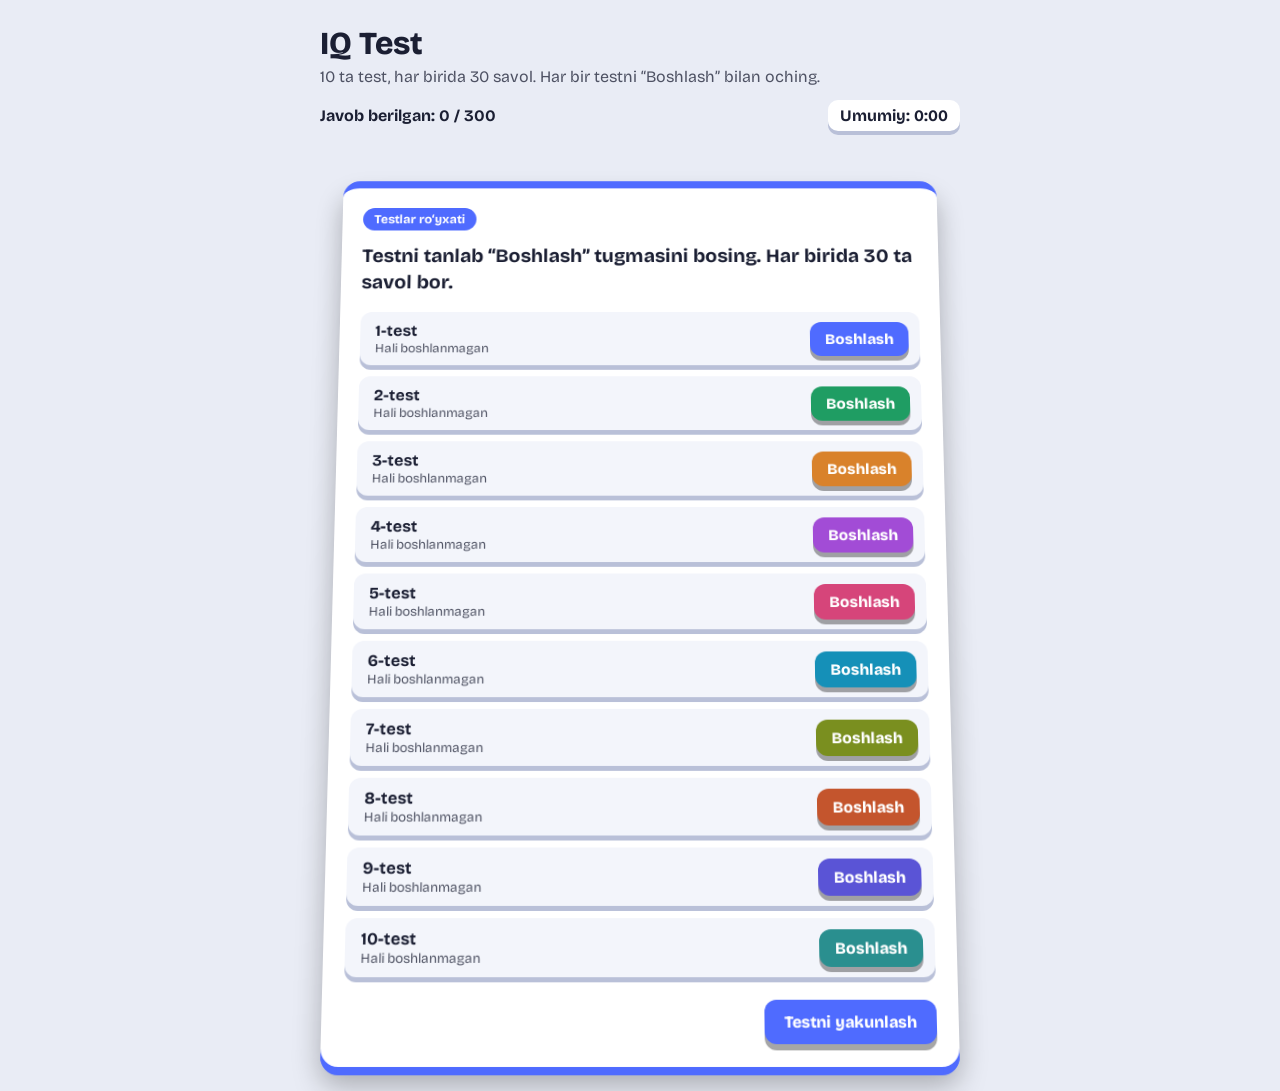
<file: index.html>
<!DOCTYPE html>
<html lang="uz">
<head>
<meta charset="utf-8">
<meta name="viewport" content="width=device-width, initial-scale=1, viewport-fit=cover">
<title>IQ Test — 10 ta test, 300 savol</title>
<link href="https://fonts.googleapis.com/css2?family=Bricolage+Grotesque:wght@500;700;800&display=swap" rel="stylesheet">
<link rel="stylesheet" href="style (1).css">
</head>
<body>
<main>
<h1>IQ Test</h1>
<p class="sub">10 ta test, har birida 30 savol. Har bir testni “Boshlash” bilan oching.</p>
<div class="top"><span id="prog"></span><span class="clock" id="clk">Umumiy: 0:00</span></div>
<section class="card" id="card"></section>
</main>
<script src="script (5).js"></script>
</body>
</html>
</file>
<file: style (1).css>
:root{box-sizing:border-box;padding-top:env(safe-area-inset-top,0px);padding-bottom:env(safe-area-inset-bottom,0px);
--bg:#e9ecf5;--ink:#1b1f33;--card:#ffffff;--opt:#f3f5fb;--optedge:#b9c0d8}
@media (prefers-color-scheme:dark){:root:not([data-theme="light"]){--bg:#14172a;--ink:#eef0fa;--card:#1f2340;--opt:#2a2f52;--optedge:#0b0d1a}}
*,*:before,*:after{box-sizing:inherit}
html{scroll-padding-top:env(safe-area-inset-top,0px)}
body{margin:0;min-height:100vh;background:var(--bg);color:var(--ink);font-family:'Bricolage Grotesque',system-ui,sans-serif;display:flex;justify-content:center;padding:24px 14px}
main{width:100%;max-width:640px;perspective:1200px}
h1{font-size:2rem;margin:0 0 4px;font-weight:800}
.sub{margin:0 0 14px;opacity:.75}
.top{display:flex;justify-content:space-between;align-items:center;gap:8px;margin-bottom:16px;font-weight:700;flex-wrap:wrap}
.clock{background:var(--card);border-radius:10px;padding:6px 12px;box-shadow:0 4px 0 var(--optedge);font-variant-numeric:tabular-nums}
.card{background:var(--card);border-radius:18px;padding:22px;transform:rotateX(6deg);transform-origin:50% 100%;
box-shadow:0 1px 0 var(--c),0 2px 0 var(--c),0 3px 0 var(--c),0 4px 0 var(--c),0 5px 0 var(--c),0 6px 0 var(--c),0 7px 0 var(--c),0 8px 0 var(--c),0 18px 28px rgba(0,0,0,.28);
border-top:8px solid var(--c);transition:border-color .4s,box-shadow .4s}
.tag{display:inline-block;padding:4px 12px;border-radius:999px;background:var(--c);color:#fff;font-size:.85rem;font-weight:700;transition:background-color .4s}
.q{font-size:1.3rem;font-weight:700;line-height:1.4;margin:14px 0 18px}
.opts{display:grid;gap:12px}
.opt{font:inherit;font-weight:600;text-align:left;color:var(--ink);background:var(--opt);border:0;border-radius:12px;padding:14px 16px;cursor:pointer;box-shadow:0 5px 0 var(--optedge);transition:background-color .25s,color .25s,box-shadow .25s}
.opt:hover{background:var(--c);color:#fff;box-shadow:0 5px 0 rgba(0,0,0,.35)}
.opt.sel{background:var(--c);color:#fff;box-shadow:0 5px 0 rgba(0,0,0,.45)}
button:focus-visible{outline:3px solid var(--ink);outline-offset:2px}
.nav{display:flex;justify-content:space-between;gap:12px;margin-top:22px;flex-wrap:wrap}
.btn{font:inherit;font-weight:800;color:#fff;background:var(--c);border:0;border-radius:12px;padding:12px 20px;cursor:pointer;box-shadow:0 6px 0 rgba(0,0,0,.35);transition:background-color .4s}
.btn.grey{background:#7b84a8}
.btn:disabled{opacity:.4;cursor:default}
.save{width:100%;margin-top:18px;background:#1f9d63}
.dots{display:flex;flex-wrap:wrap;gap:6px;margin-top:20px}
.dot{font:inherit;font-weight:700;font-size:.8rem;width:32px;height:32px;border:0;border-radius:8px;cursor:pointer;color:var(--ink);background:var(--opt);box-shadow:0 3px 0 var(--optedge);transition:background-color .3s,color .3s}
.dot.ans{background:#8f9bd6;color:#fff}
.dot.cur{background:var(--c);color:#fff}
.row{display:flex;align-items:center;justify-content:space-between;gap:10px;background:var(--opt);border-radius:12px;padding:10px 12px 10px 16px;margin-bottom:12px;box-shadow:0 5px 0 var(--optedge)}
.row b{font-size:1.05rem}
.row .st{font-size:.85rem;opacity:.75;display:block}
.row .btn{background:var(--rc);padding:9px 16px;box-shadow:0 5px 0 rgba(0,0,0,.35)}
.big{font-size:4.5rem;font-weight:800;margin:6px 0;color:var(--c)}
.res p{margin:6px 0}
.small{font-size:.85rem;opacity:.7}
table{width:100%;border-collapse:collapse;margin:14px 0;font-size:.95rem}
td,th{padding:7px 6px;text-align:left;border-bottom:1px solid var(--optedge)}
@media (prefers-reduced-motion:reduce){*{transition:none!important}}
</file>
